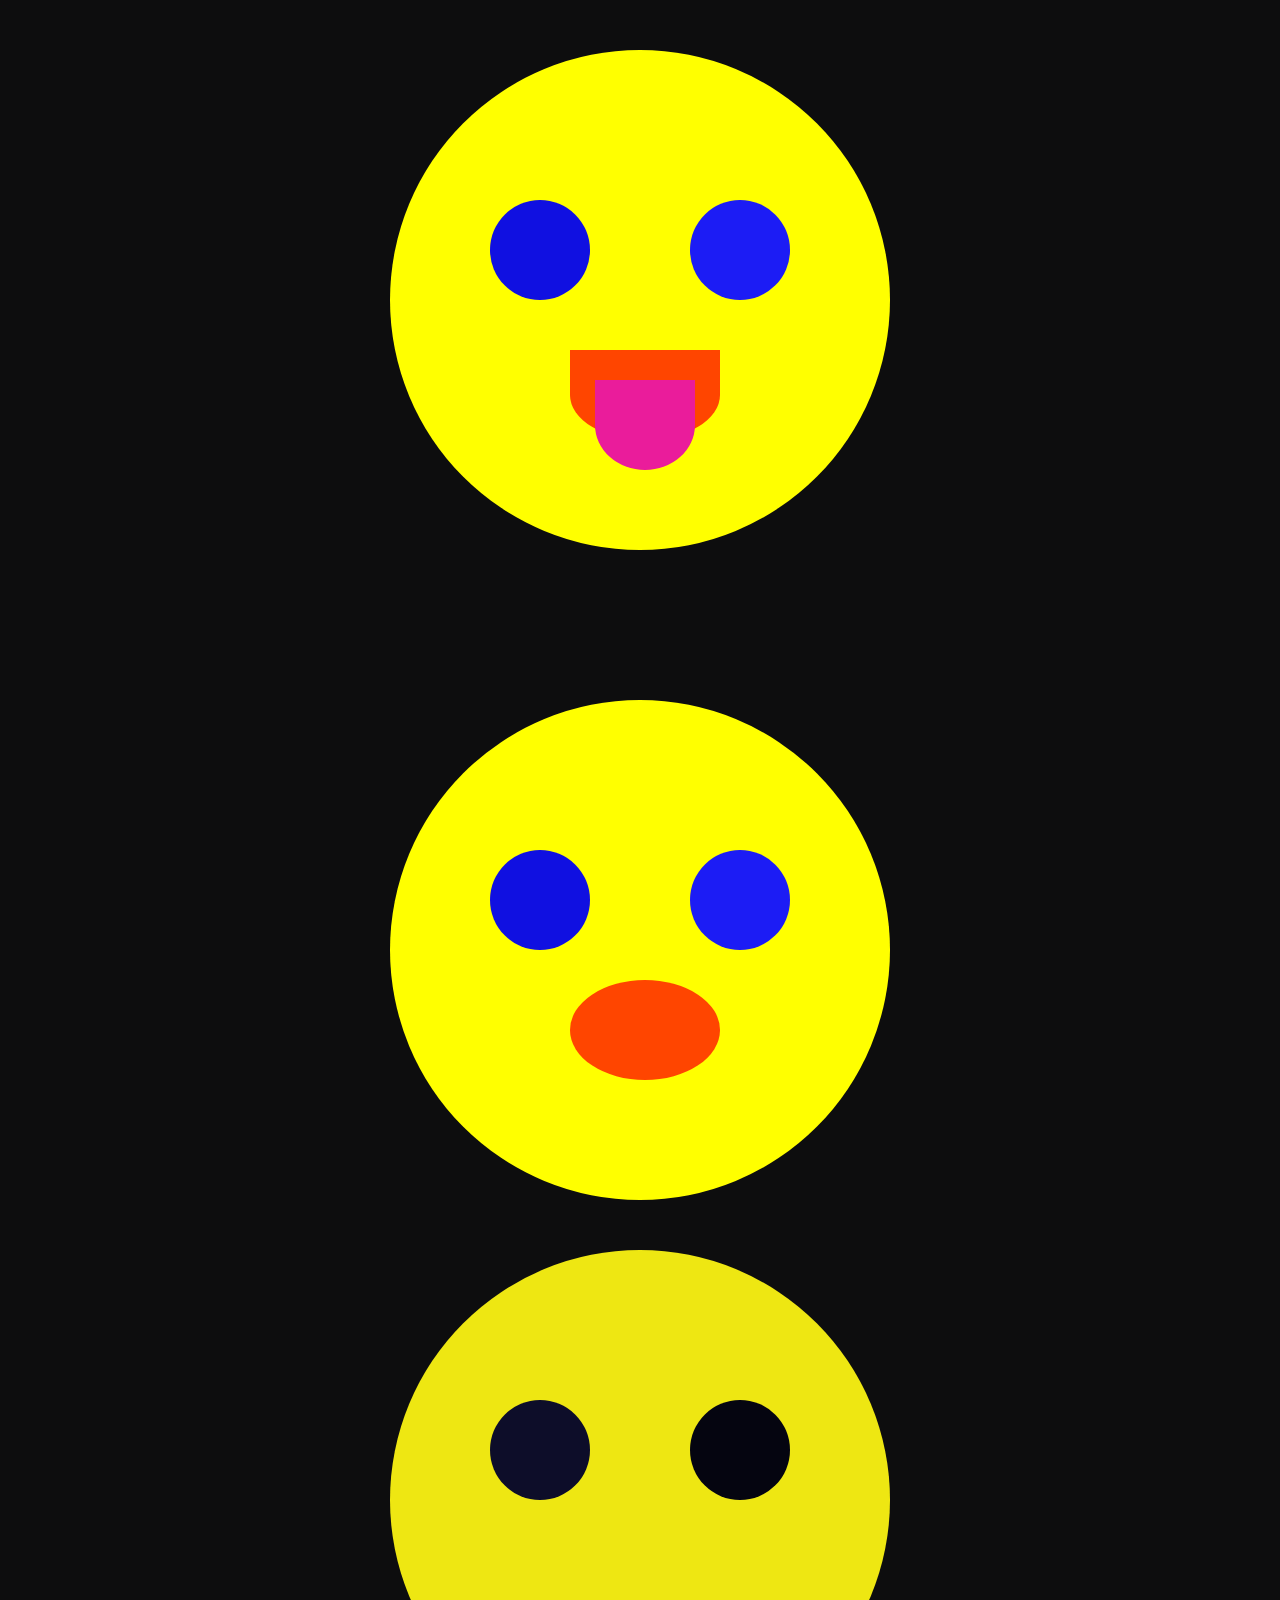
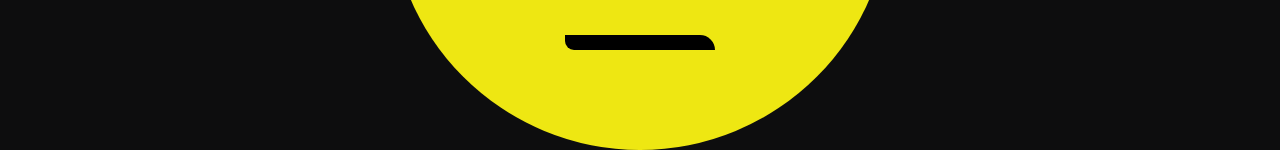
<file: index.html>
<!DOCTYPE html>
<html lang="en">
<head>
    <meta charset="UTF-8">
    <meta name="viewport" content="width=device-width, initial-scale=1.0">
    <title>Document</title>
    <link rel="stylesheet" href="style.css">
</head>
<body>
    <div class="wrapper">
        <div class="emoji-face"> 
            <div class="eye1"></div>
            <div class="eye2"></div>
            <div class="mouth">
                <div class="toungue"></div>
            </div>
        </div>

        <div class="emoji-face1"> 
            <div class="eye3"></div>
            <div class="eye4"></div>
            <div class="mouth1">
                <div class="toungue1"></div>
                
            </div>
        </div>
        
        <div class="emoji-face2"> 
            <div class="eye5"></div>
            <div class="eye6"></div>
            <div class="mouth2">
                <div class="toungue2"></div>
                
                
            </div>
        </div>
    </div>
    
</body>
</html>
</file>
<file: style.css>
body{
    background-color: rgb(13, 13, 14);
}
.emoji-face{
    width: 500px;
    height: 500px;
    background-color: yellow;
    border-radius: 50%;
    position: relative;
    margin: 50px auto;

}

.eye1{
    position: absolute;
    height: 100px;
    width: 100px;
    border-radius: 50%;
    background-color: rgb(16, 16, 225);
    top: 150px;
    left: 100px;
}
.eye2{
    position: absolute;
    height: 100px;
    width: 100px;
    border-radius: 50%;
    background-color: rgb(28, 28, 245);
    top: 150px;
    right: 100px;
}

.mouth{
    position: absolute;
    height: 90px;
    width: 150px;
    background-color: orangered;
border-radius:0 0  100% 100%;  
top: 300px; 
left: 180px;

}

.toungue{
    position: absolute ;
    height: 90px;
    width: 100px;
    background-color: rgb(234, 28, 155);
border-radius: 0 0  50% 50%;  
top: 30px; 
left: 25px;
}
.emoji-face1{
    width: 500px;
    height: 500px;
    background-color: yellow;
    border-radius: 50%;
    position: relative;
    top: 100px;
    margin: 50px auto;

}

.eye3{
    position: absolute;
    height: 100px;
    width: 100px;
    border-radius: 50%;
    background-color: rgb(16, 16, 225);
    top: 150px;
    left: 100px;
}
.eye4{
    position: absolute;
    height: 100px;
    width: 100px;
    border-radius: 50%;
    background-color: rgb(28, 28, 245);
    top: 150px;
    right: 100px;
}

.mouth1{
    position: absolute;
    height: 100px;
    width: 150px;
    background-color: orangered;
border-radius:100% 100%;  
top: 280px; 
left: 180px;

}
.emoji-face2{
    width: 500px;
    height: 500px;
    background-color: rgb(238, 231, 18);
    border-radius: 50%;
    position: relative;
    top: 100px;
    margin: 50px auto;

}

.eye5{
    position: absolute;
    height: 100px;
    width: 100px;
    border-radius: 50%;
    background-color: rgb(13, 13, 41);
    top: 150px;
    left: 100px;
}
.eye6{
    position: absolute;
    height: 100px;
    width: 100px;
    border-radius: 50%;
    background-color: rgb(5, 5, 16);
    top: 150px;
    right: 100px;
}

.mouth2 {
    position: absolute;
    bottom: 100px;
    left: 50%;
    transform: translateX(-50%);
    width: 150px;
    height: 15px;
    background-color: black;
    border-radius: 0 75px 0 45px; /* Creates a smile effect */
}
</file>
